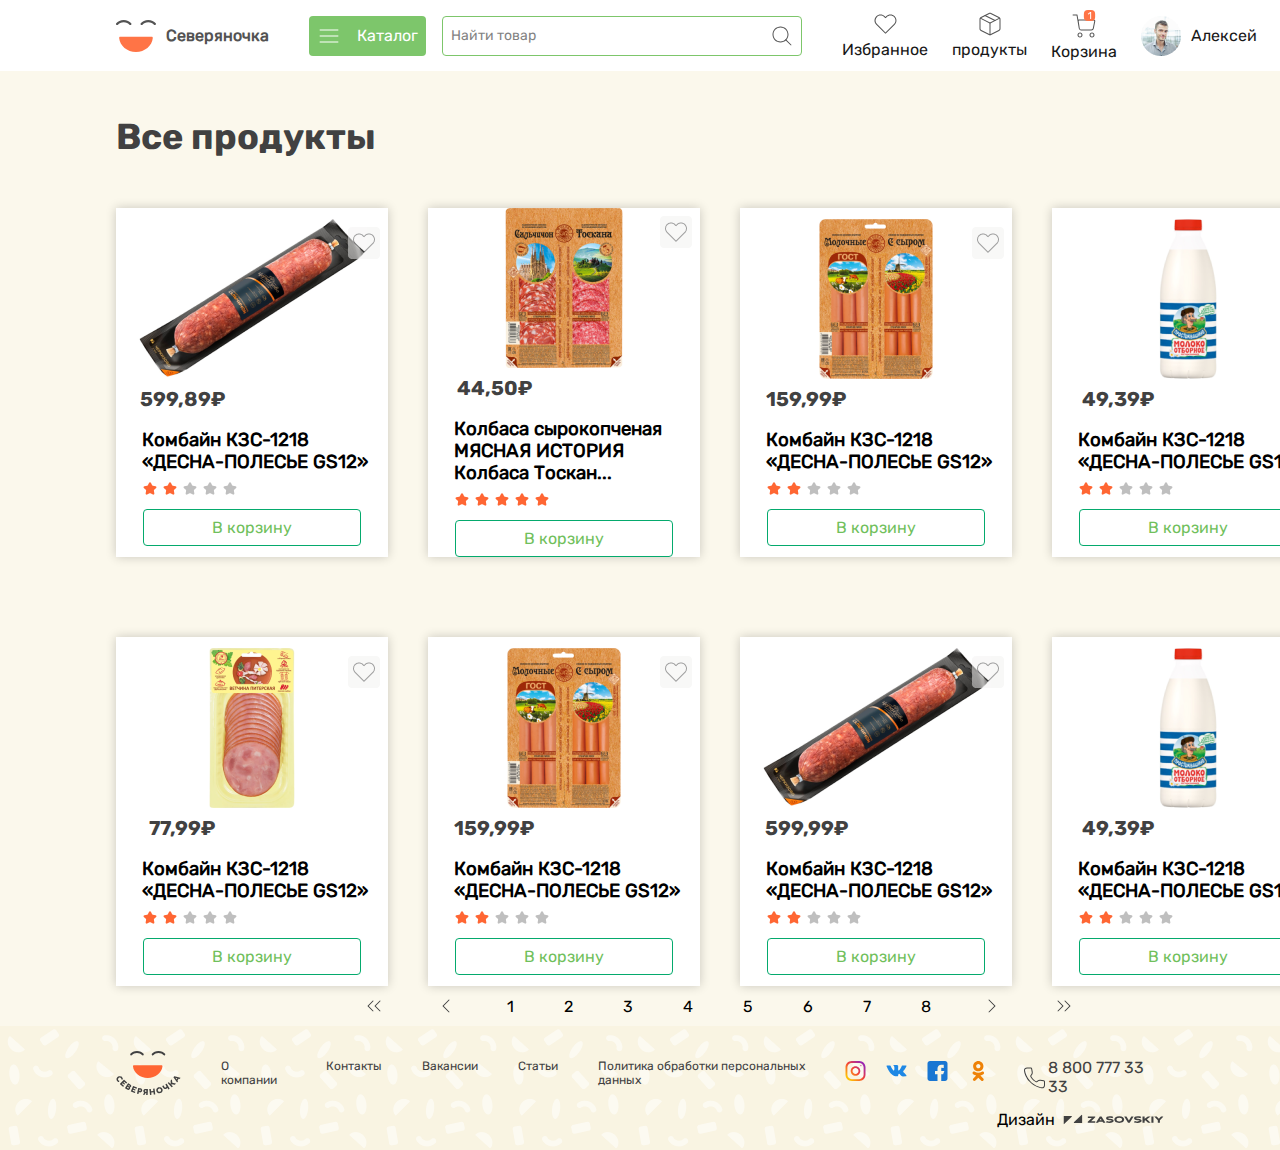
<file: index.html>
<!DOCTYPE html>
<html lang="en">
  <head>
    <meta charset="UTF-8" />
    <meta name="viewport" content="width=device-width, initial-scale=1.0" />
    <title>Ecommerce</title>
    <link rel="stylesheet" href="./css/style.css" />
    <link
      rel="shortcut icon"
      href="./images/header/header-logo1.svg"
      type="image/x-icon" />
  </head>
  <body>
    <header>
      <div class="container">
        <a href="./index.html"
          ><img src="./images/header/header-logo1.svg" alt="Logo bor" />
          <p>Северяночка</p>
        </a>
        <div class="katalog-button">
          <img src="./images/header/menu.svg" alt="" />
          <p>Каталог</p>
        </div>
        <div class="search">
          <input type="text" class="search-input" placeholder="Найти товар" />
          <img src="./images/header/search.svg" alt="" class="search-img" />
        </div>
        <div class="header-card">
          <img src="./images/header/Избранное-icon.svg" alt="" />
          <p>Избранное</p>
        </div>
        <div class="header-card">
          <img src="./images/header/продукты-icon.svg" alt="" />
          <p>продукты</p>
        </div>
        <div class="header-card">
          <img src="./images/header/Корзина-icon.svg" alt="" />
          <p>Корзина</p>
        </div>
        <div class="Алексей">
          <img src="./images/header/Алексей.png" alt="Алексей" />
          <p>Алексей</p>
          <button>
            <img src="./images/header/Алексей-icon.svg" alt="Алексей" />
          </button>
        </div>
      </div>
    </header>
    <main>
      <div class="container">
        <h1>Все продукты</h1>
        <div class="cards">
          <div class="card">
            <div class="card-text"></div>
          </div>
        </div>
        <div class="main-bottom-links">
          <img src="./images/home-page/chapga-icon2.svg" alt="icon" />
          <img src="./images/home-page/chapga-icon.svg" alt="icon" />
          <p>1</p>
          <p>2</p>
          <p>3</p>
          <p>4</p>
          <p>5</p>
          <p>6</p>
          <p>7</p>
          <p>8</p>
          <img src="./images/home-page/o'ngga-icon.svg" alt="icon" />
          <img src="./images/home-page/o'ngga-icon2.svg" alt="icon" />
        </div>
      </div>
    </main>
    <footer>
      <div class="container">
        <div class="footer-left">
          <img src="./images/footer/logo.svg" alt="logo" />
          <div class="footer-left-menu">
            <a href="#">О компании</a>
            <a href="#">Контакты</a>
            <a href="#">Вакансии</a>
            <a href="#">Статьи</a>
            <a href="#">Политика обработки персональных данных</a>
          </div>
        </div>
        <div class="footer-right">
          <div class="footer-right-web">
            <a href="#">
              <img src="./images/footer/instagram.svg" alt="instagram" />
            </a>
            <a href="#">
              <img src="./images/footer/vkontakte.svg" alt="vkontakte" />
            </a>
            <a href="#">
              <img src="./images/footer/facebook.svg" alt="facebook" />
            </a>
            <a href="#">
              <img src="./images/footer/ok.svg" alt="ok" />
            </a>
          </div>
          <div class="footer-right-right">
            <a href="#" class="footer-right-phone">
              <img src="./images/footer/phone.svg" alt="phone" />
              <p>8 800 777 33 33</p>
            </a>
            <div class="footer-right-bottom">
              <p>Дизайн</p>
              <img
                src="./images/footer/footer-bottom.svg"
                alt="logo-zasovskiy-small-black" />
            </div>
          </div>
        </div>
      </div>
    </footer>

    <script src="./js/main.js"></script>
  </body>
</html>
</file>
<file: css/style.css>
* {
  padding: 0;
  margin: 0;
  box-sizing: border-box;
  text-decoration: none;
  font-family: Rubik;
  list-style: none;
}
.container {
  padding: 0 116px;
  max-width: 1280px;
  /* width: 100%; */
  margin: 0 auto;
  box-sizing: border-box;
}

@font-face {
  font-family: Rubik;
  src: url(../fonts/Rubik-Regular.ttf);
}
@font-face {
  font-family: Rubik-bold;
  src: url(../fonts/Rubik-Bold.ttf);
}
/* ....................Header.................... */
li,
ol,
ul {
  list-style: none;
}

a {
  text-decoration: none;
}

h2 {
  font-family: Rubik-bold;
  color: #414141;
}

header {
  padding: 10px 0;
  /* position: fixed; */
  left: 0;
  right: 0;
  background-color: #fff;
  opacity: 0.9;
}
header .container {
  display: flex;
  align-items: center;
}
header .container a {
  display: flex;
  font-family: Rubik-bold;
  font-weight: 900;
  align-items: center;
  color: #414141;
}
header .container a img {
  padding-right: 10px;
}
header .container .katalog-button {
  display: flex;
  padding: 8px;
  background: #70c05b;
  align-items: center;
  margin-left: 40px;
  margin-right: 16px;
  border-radius: 4px;
}
header .container .katalog-button p {
  color: #fff;
  padding-left: 16px;
}
header .container .search {
  display: flex;
  justify-content: space-between;
  position: relative;
  margin-right: 40px;
  align-items: center;
}
header .container .search .search-input {
  border: 1px solid #70c05b;
  padding: 8px 0px 8px 8px;
  border-radius: 4px;
  font-size: 14px;
  width: 360px;
  height: 40px;
  gap: 10px;
}
header .container .search .search-img {
  position: absolute;
  right: 8px;
  top: 10;
}
header .container .header-card {
  text-align: center;
  margin-right: 24px;
}
header .container .Алексей {
  display: flex;
  align-items: center;
}
header .container .Алексей p {
  padding: 0 10px;
}
header .container .Алексей button {
  background-color: #fff;
  border: none;
}

/* ....................Main.................... */
main {
  font-family: Rubik;
  background-color: #fbf8ec;
  padding-top: 44px;
}
.cards {
  display: flex;
  flex-wrap: wrap;
  align-items: center;
  justify-content: space-between;
  gap: 30px;
  /* margin-top: 50px; */
  width: 1208px;
}
h1 {
  font-family: Rubik-bold;
  font-size: 36px;
  color: #414141;
  /* margin-top: 50px; */
}
.card {
  display: flex;
  width: 272px;
  height: 349px;
  margin-top: 50px;
  background-color: #fff;
  box-shadow: 0 0 10px rgba(0, 0, 0, 0.2);
  justify-content: center;
  align-items: center;
  flex-direction: column;
  text-align: left;
  button {
    transition: 0.4s linear;
    border: #04aa6d solid 1px;
    padding: 8px 68px;
    margin: 0 8px;
    color: #70c05b;
    font-size: 16px;
    border-radius: 4px;
    background-color: #fff;
    &:hover {
      border: #ff6633 solid 1px;
      background-color: #ff6633;
      color: white;
      box-shadow: 4px 8px 16px 0px #ff663333;
    }
  }
}
.card-h2 {
  font-family: Rubik-bold;
  font-size: 20px;
  padding: 8px 140px 18px 0;
  color: #414141;
}
.t-img {
  width: 100%;
}
.Rating {
  padding-top: 8px;
}
.card-text {
  padding-left: 18px;
  padding-bottom: 8px;
  max-width: 257px;
}
.main-bottom-links {
  display: flex;
  align-items: center;
  margin-left: 157px;
  justify-content: center;
  gap: 32px;
  p {
    padding: 9px;
  }
}
/* ....................Footer.................... */
footer {
  background-image: url("../images/footer/footer-bg.png");
  background-color: #f9f4e2;
}
footer .container {
  display: flex;
  padding-top: 24px;
  padding-bottom: 54px;
  justify-content: space-between;
}
footer .container .footer-left {
  display: flex;
  align-items: center;
  max-width: 740px;
  justify-content: space-between;
  gap: 40px;
}
footer .container .footer-left .footer-left-menu {
  display: flex;
  gap: 40px;
}
footer .container .footer-left .footer-left-menu a {
  color: #414141;
  font-size: 12px;
}
footer .container .footer-right {
  display: flex;
  position: relative;
}
footer .container .footer-right-web {
  display: flex;
  align-items: center;
  max-width: 140px;
  gap: 16px;
  justify-content: space-between;
  margin-right: 40px;
}
footer .container .footer-right-phone {
  display: flex;
  align-items: center;
  padding-top: 8px;
}
footer .container .footer-right-phone p {
  color: #414141;
  font-size: 16px;
}
footer .container .footer-right .footer-right-bottom {
  display: flex;
  position: absolute;
  top: 60px;
  right: 0;
}
footer .container .footer-right .footer-right-bottom p {
  padding-right: 8px;
}

.categories_images {
  align-items: center;
}
</file>
